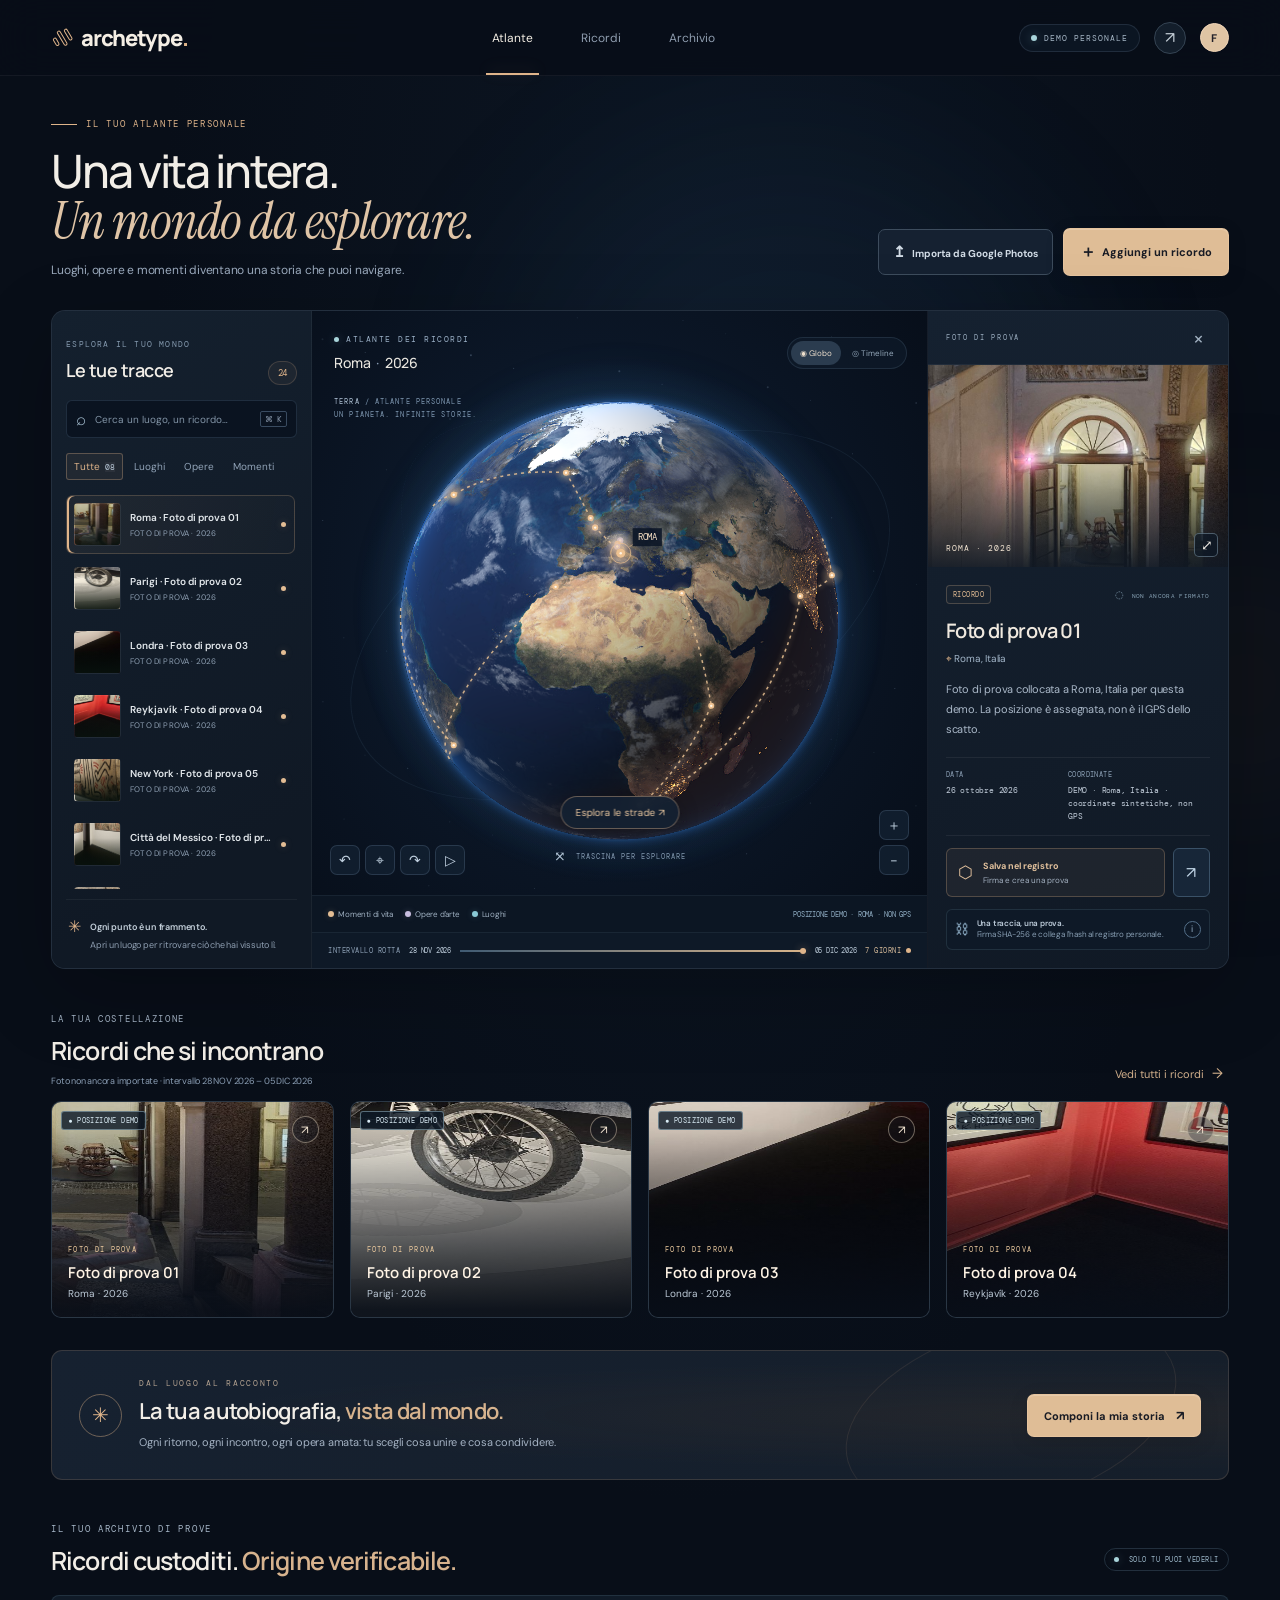
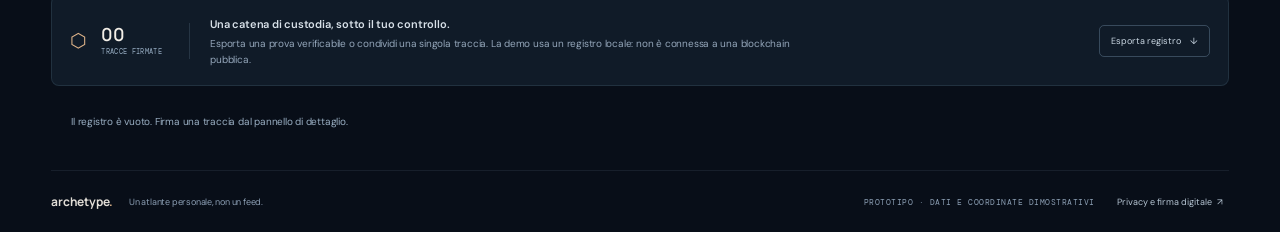
<file: index.html>
<!doctype html>
<html lang="it">
  <head>
    <meta http-equiv="refresh" content="0; url=experience.html" />
    <script>window.location.replace("experience.html");</script>
    <meta charset="utf-8" />
    <meta name="viewport" content="width=device-width, initial-scale=1" />
    <meta name="theme-color" content="#101914" />
    <meta name="description" content="Archetype — prototipo di diario spazio-temporale personale." />
    <title>Archetype — La tua vita, nello spazio e nel tempo</title>
    <link rel="preconnect" href="https://fonts.googleapis.com" />
    <link rel="preconnect" href="https://fonts.gstatic.com" crossorigin />
    <link href="https://fonts.googleapis.com/css2?family=DM+Mono:wght@400;500&family=DM+Sans:wght@400;500;600;700&family=Manrope:wght@400;500;600;700;800&display=swap" rel="stylesheet" />
    <link rel="stylesheet" href="styles.css" />
    <style>
      .radial-panel{max-width:1390px;margin:20px auto 20px;overflow:hidden}.radial-content{display:grid;grid-template-columns:minmax(0,1fr) 220px;align-items:center;padding:0 22px 14px 10px}.radial-art{height:210px;position:relative;overflow:hidden;background:radial-gradient(ellipse at 50% 52%,#29372c 0,#1b261f 46%,transparent 76%)}.radial-art svg{position:absolute;width:100%;height:100%;inset:0;overflow:visible;transform:perspective(520px) rotateX(39deg) scale(1.1)}.spiral-track,.spiral-shadow{fill:none;stroke-linecap:round;stroke-linejoin:round}.spiral-track{stroke:#c3d1ab;stroke-width:2.4;filter:drop-shadow(0 0 5px #b8c99b70)}.spiral-shadow{stroke:#090f0b;stroke-width:6;opacity:.55}.spiral-node{stroke:#243126;stroke-width:2}.node-one{fill:#d9bf95}.node-two{fill:#9eb99d}.node-three{fill:#a99ec4}.node-four{fill:#a8c5d2}.spiral-origin{fill:#f1e8d4;filter:drop-shadow(0 0 4px #fff)}.radial-art svg text{fill:#aebba6;font:8px "DM Mono",monospace;letter-spacing:.7px}.radial-halo{position:absolute;left:50%;top:50%;transform:translate(-50%,-50%);border:1px solid #aabe9517;border-radius:50%;width:120px;height:80px}.halo-b{width:235px;height:140px}.radial-legend{display:grid;gap:13px;padding:15px 0 15px 20px;border-left:1px solid #2e3a30;color:#aab5a8;font-size:9px}.radial-legend>span{display:flex;align-items:center;gap:8px}.radial-dot{width:7px;height:7px;border-radius:50%;display:inline-block}.memory-dot{background:#d9bf95}.work-dot{background:#a99ec4}.explore-dot{background:#a8c5d2}.radial-formula{border-top:1px solid #344136;padding-top:15px;margin-top:2px}.radial-formula code,.radial-formula small{display:block}.radial-formula code{color:#d0dabb;font:11px "DM Mono",monospace}.radial-formula small{color:#7e8d7f;font-size:9px;margin-top:5px}@media(max-width:900px){.radial-panel{margin:20px 22px}.radial-content{grid-template-columns:1fr;padding:0 12px 14px}.radial-art{height:195px}.radial-legend{grid-template-columns:repeat(2,minmax(0,1fr));border-left:0;border-top:1px solid #2e3a30;padding:13px 0 0}.radial-formula{grid-column:1/-1;margin-top:0;padding-top:10px}}@media(max-width:600px){.radial-panel{margin:20px 14px}.radial-panel .panel-heading{align-items:flex-start;flex-direction:column;gap:10px}.radial-art{height:165px}.radial-legend{font-size:8px}}
    </style>
    <script src="app.js" defer></script>
  </head>
  <body>
    <div class="app-shell">
      <aside class="sidebar">
        <a class="brand" href="#overview" aria-label="Archetype, panoramica">
          <span class="brand-mark"><i></i><i></i><i></i></span>
          <span>archetype<span class="brand-period">.</span></span>
        </a>
        <div class="workspace-label">SPAZIO PERSONALE</div>
        <div class="profile"><div class="avatar">F</div><div><strong>Francesco B.</strong><small>Il mio archivio</small></div><span class="chevron">⌄</span></div>
        <div class="nav-label">ESPLORA</div>
        <nav class="main-nav" aria-label="Navigazione principale">
          <button class="nav-item active" data-view="overview"><span class="nav-icon">◉</span>Panoramica</button>
          <button class="nav-item" data-view="map"><span class="nav-icon">⌖</span>Mappa della vita</button>
          <button class="nav-item" data-view="timeline"><span class="nav-icon">◎</span>Spirale temporale</button>
          <button class="nav-item" data-view="story"><span class="nav-icon">▤</span>La mia storia</button>
          <button class="nav-item" data-view="archive"><span class="nav-icon">⬡</span>Archivio verificabile</button>
        </nav>
        <div class="nav-label domains-label">I TUOI ARCHETIPI</div>
        <nav class="domain-nav" aria-label="Filtra per ambito">
          <button data-domain="all" class="domain-link selected"><span class="domain-dot all-dot"></span>Tutti gli eventi</button>
          <button data-domain="personal"><span class="domain-dot personal-dot"></span>Personale</button>
          <button data-domain="professional"><span class="domain-dot professional-dot"></span>Professionale</button>
          <button data-domain="legal"><span class="domain-dot legal-dot"></span>Legale</button>
          <button data-domain="explore"><span class="domain-dot explore-dot"></span>Esplorazione</button>
        </nav>
        <div class="sidebar-bottom"><div class="privacy-badge"><span class="lock-icon">⌑</span><div><strong>I tuoi dati, tuoi.</strong><small>Demo privata · dati locali</small></div><span class="green-pulse"></span></div><button class="help-link" type="button">? <span>Come funziona Archetype</span></button></div>
      </aside>

      <main class="main-content">
        <header class="topbar"><div class="breadcrumbs"><span>Il mio spazio</span><b>/</b><span id="breadcrumb-current">Panoramica</span></div><div class="top-actions"><span class="prototype-chip"><span></span>PROTOTIPO</span><button class="icon-button" aria-label="Notifiche">♧</button><button class="top-avatar" aria-label="Profilo Francesco B.">F</button></div></header>
        <div class="page-content">
          <section class="welcome-row"><div><div class="eyebrow"><span class="eyebrow-line"></span>IL TUO ATLANTE PERSONALE</div><h1 id="page-title">La tua vita,<br /><em>nello spazio e nel tempo.</em></h1><p class="intro" id="page-intro">Ogni luogo lascia una traccia. Ogni traccia racconta qualcosa di te.</p></div><button id="new-event" class="primary-button"><span>＋</span> Registra un momento</button></section>

          <section class="metric-row" aria-label="Riepilogo archivio">
            <article class="metric-card"><div class="metric-top"><span>TRACCE RACCOLTE</span><span class="metric-symbol">◉</span></div><div class="metric-value" id="metric-events">24</div><div class="metric-note"><span class="tiny-green">↗</span> nel tuo archivio personale</div></article>
            <article class="metric-card"><div class="metric-top"><span>LUOGHI ATTRAVERSATI</span><span class="metric-symbol">⌖</span></div><div class="metric-value">08</div><div class="metric-note">in <strong>3 città</strong> nel tempo</div></article>
            <article class="metric-card"><div class="metric-top"><span>INTEGRITÀ VERIFICATA</span><span class="metric-symbol">⬡</span></div><div class="metric-value">100<span class="metric-percent">%</span></div><div class="metric-note"><span class="status-dot"></span>ancoraggi dimostrativi</div></article>
            <article class="metric-card highlight-metric"><div class="metric-top"><span>LA TUA STORIA</span><span class="metric-symbol">✳</span></div><div class="metric-value">In divenire<span class="metric-spark">↗</span></div><div class="metric-note">24 momenti, una prospettiva unica</div></article>
          </section>

          <section class="dashboard-grid">
            <article class="panel map-panel">
              <div class="panel-heading"><div><div class="eyebrow small-eyebrow">GEOGRAFIA DEI RICORDI</div><h2>La mappa della tua vita</h2></div><button class="text-link" data-open-view="map">Esplora la mappa <span>↗</span></button></div>
              <div class="map-wrap">
                <div class="map-grid"></div>
                <svg class="map-art" viewBox="0 0 760 400" role="img" aria-label="Mappa stilizzata dei luoghi visitati nell'Italia settentrionale e centrale">
                  <defs><linearGradient id="land" x1="0" y1="0" x2="1" y2="1"><stop stop-color="#26362c"/><stop offset="1" stop-color="#19261f"/></linearGradient><pattern id="contour" width="80" height="80" patternUnits="userSpaceOnUse"><path d="M0 42 Q20 10 42 42 T84 42 M-24 70 Q0 42 24 70 T72 70" fill="none" stroke="#3a5041" stroke-width=".7" opacity=".45"/></pattern></defs>
                  <path d="M40 35h680v330H40z" fill="url(#contour)" opacity=".45"/>
                  <path d="M117 70 187 56l44 24 60-15 31 26 62-13 31 18 68-19 42 23 43-4 37 24-16 36-31 9-10 28-31 9-15 31-39-9-22 15-12 32-33 4-22 31-33-8-17-24-29 3-28-18-39 5-23-22-37 10-19-20-31 5-17-30 20-34-12-22 10-33-17-25Z" fill="url(#land)" stroke="#536b58" stroke-width="1.5"/>
                  <path d="M150 96q45 25 90 0t95 2q42 24 81-3t89 8q42 23 91 9M132 150q47-17 80 9t77-4q51-26 87 8t87 4q38-9 79 18M159 215q44-21 78 3t79 2q45-14 80 19t68-3q38-26 70 0M193 278q46-18 78 6t74 4q39-19 68 1" fill="none" stroke="#526956" stroke-width="1" opacity=".65"/>
                  <path d="M264 106 Q351 134 431 117 T565 154 Q497 198 389 197 T300 264" fill="none" stroke="#c2a276" stroke-width="1.5" stroke-dasharray="3 7" opacity=".7"/>
                  <g class="map-point active-point" data-event="e1" transform="translate(388 178)"><circle r="18" class="point-glow"/><circle r="8" class="point-core"/><circle r="3" class="point-center"/></g>
                  <g class="map-point" data-event="e2" transform="translate(306 220)"><circle r="16" class="point-glow"/><circle r="7" class="point-core"/><circle r="2.5" class="point-center"/></g>
                  <g class="map-point" data-event="e3" transform="translate(519 131)"><circle r="16" class="point-glow"/><circle r="7" class="point-core"/><circle r="2.5" class="point-center"/></g>
                  <g class="map-point" data-event="e4" transform="translate(433 256)"><circle r="16" class="point-glow"/><circle r="7" class="point-core"/><circle r="2.5" class="point-center"/></g>
                  <text x="366" y="155">BOLOGNA</text><text x="281" y="243">FIRENZE</text><text x="499" y="111">VENEZIA</text><text x="415" y="279">ROMA</text><text x="67" y="345" class="map-caption">ITALIA · LUOGHI SIGNIFICATIVI</text>
                </svg>
                <div class="map-legend"><span><i class="legend-dot"></i>Momento registrato</span><span><i class="legend-path"></i>Percorso nel tempo</span></div>
              </div>
              <div class="map-footer"><div><span class="footer-pin">⌖</span><span id="selected-place">Bologna, Italia</span></div><span id="selected-coordinates">44.4949° N&nbsp;&nbsp; 11.3426° E</span></div>
            </article>

            <article class="panel moment-panel">
              <div class="panel-heading"><div><div class="eyebrow small-eyebrow">TRACCIA SELEZIONATA</div><h2 id="moment-heading">Un momento da ricordare</h2></div><button class="more-button" aria-label="Altre opzioni">···</button></div>
              <div class="moment-date"><span class="date-icon">▦</span><span id="moment-date">12 giugno 2025 · 10:42</span></div>
              <div class="moment-image"><div class="sun-disc"></div><div class="horizon horizon-back"></div><div class="horizon horizon-front"></div><div class="image-label"><span>✳</span> UN FRAMMENTO DI VITA</div></div>
              <div class="moment-body"><div class="moment-tags"><span class="tag tag-personal" id="moment-tag">PERSONALE</span><span class="verified-label"><span>✓</span> INTEGRITÀ VERIFICATA</span></div><p id="moment-description">Una mattina lenta sotto i portici. Il profumo del caffè, la luce che filtra tra le arcate — e la sensazione di essere esattamente dove dovrei essere.</p><div class="moment-meta"><span>ARCHETYPE ID</span><code id="moment-id">ARC-2025-0612-01</code><button class="copy-button" id="copy-id" aria-label="Copia ID">▢</button></div></div>
            </article>
          </section>

          <section class="panel journey-panel"><div class="panel-heading journey-heading"><div><div class="eyebrow small-eyebrow">TRACCE NEL TEMPO</div><h2>Una vita, una trama</h2><p class="panel-subtitle">Ogni punto è un momento. Insieme, disegnano il tuo percorso.</p></div><div class="journey-controls"><button class="period-button active" data-period="all">Tutto</button><button class="period-button" data-period="year">2025</button><button class="text-link" data-open-view="timeline">Apri spirale temporale <span>↗</span></button></div></div><div class="timeline-chart"><div class="chart-y-labels"><span>Presenza</span><span>Ritorno</span><span>Scoperta</span></div><div class="chart-area"><div class="chart-gridline g1"></div><div class="chart-gridline g2"></div><div class="chart-gridline g3"></div><svg class="journey-svg" viewBox="0 0 800 168" preserveAspectRatio="none" aria-label="Andamento dei momenti nel tempo"><defs><linearGradient id="chartFill" x1="0" y1="0" x2="0" y2="1"><stop offset="0" stop-color="#b8c9a3" stop-opacity=".25"/><stop offset="1" stop-color="#b8c9a3" stop-opacity="0"/></linearGradient></defs><path d="M0 137 C38 118 52 130 88 115 S136 130 160 95 S206 99 235 104 S273 87 301 89 S339 43 369 69 S411 89 439 61 S476 83 500 57 S548 74 574 48 S619 72 649 42 S700 63 727 34 S771 48 800 12 L800 168 L0 168Z" fill="url(#chartFill)"/><path d="M0 137 C38 118 52 130 88 115 S136 130 160 95 S206 99 235 104 S273 87 301 89 S339 43 369 69 S411 89 439 61 S476 83 500 57 S548 74 574 48 S619 72 649 42 S700 63 727 34 S771 48 800 12" fill="none" stroke="#bacaa5" stroke-width="2" vector-effect="non-scaling-stroke"/><g class="chart-points"><circle cx="160" cy="95" r="4"/><circle cx="301" cy="89" r="4"/><circle cx="369" cy="69" r="5"/><circle cx="500" cy="57" r="4"/><circle cx="649" cy="42" r="4"/><circle cx="727" cy="34" r="4"/></g></svg><button class="chart-tooltip" data-event="e1"><span>12 GIU 2025</span><strong>Un momento da ricordare</strong><i>↗</i></button><div class="chart-x-labels"><span>GEN</span><span>FEB</span><span>MAR</span><span>APR</span><span>MAG</span><span>GIU</span><span>LUG</span><span>AGO</span><span>SET</span><span>OTT</span><span>NOV</span><span>DIC</span></div></div></div></section>

          <section class="bottom-grid"><article class="panel recent-panel"><div class="panel-heading"><div><div class="eyebrow small-eyebrow">ULTIME TRACCE</div><h2>Momenti che contano</h2></div><button class="text-link" data-open-view="archive">Tutto l'archivio <span>↗</span></button></div><div class="event-list" id="event-list"></div></article><article class="story-card"><div class="story-orbit orbit-one"></div><div class="story-orbit orbit-two"></div><div class="story-star">✳</div><div class="eyebrow small-eyebrow">AUTOBIOGRAFIA IN DIVENIRE</div><h2>La tua storia<br />non è un feed.<br /><em>È una costellazione.</em></h2><p>Riguarda i tuoi luoghi, riconosci i tuoi ritmi, ritrova i fili che collegano i momenti.</p><button class="story-button" data-open-view="story">Ricomponi la mia storia <span>→</span></button><div class="story-footnote">SOLO TU SCEGLI COSA RICORDARE</div></article></section>
          <footer class="page-footer"><span><b>archetype.</b> Il tempo prende forma.</span><span>Prototipo interattivo · dati dimostrativi</span><button id="privacy-info">Come proteggiamo le tue tracce <span>↗</span></button></footer>
        </div>
          <section class="panel radial-panel"><div class="panel-heading journey-heading"><div><div class="eyebrow small-eyebrow">GEOMETRIA DEL TEMPO</div><h2>La spirale dei ritorni</h2><p class="panel-subtitle">Il tempo si allarga dal centro: ogni giro porta con sé un luogo, un gesto, una versione di te.</p></div><button class="text-link" data-open-view="story">Dai forma al racconto <span>↗</span></button></div><div class="radial-content"><div class="radial-art"><div class="radial-halo halo-a"></div><div class="radial-halo halo-b"></div><svg viewBox="0 0 620 230" role="img" aria-label="Spirale temporale dimostrativa: il percorso si allarga con il passare dei mesi"><path class="spiral-shadow" d="M307 116 C300 110 304 99 314 100 C328 101 335 116 327 127 C315 143 290 137 285 119 C278 93 299 77 324 82 C355 88 365 122 348 145 C326 174 281 167 267 136 C247 93 279 53 321 57 C372 61 396 113 371 157 C342 206 271 200 245 152 C214 92 260 29 321 31 C392 32 428 105 394 168 C354 235 258 232 222 169 C179 89 240 4 321 5 C411 4 459 99 417 179 C367 263 246 262 198 184 C145 86 219 -19 321 -20" transform="translate(0 12)"/><path class="spiral-track" d="M307 116 C300 110 304 99 314 100 C328 101 335 116 327 127 C315 143 290 137 285 119 C278 93 299 77 324 82 C355 88 365 122 348 145 C326 174 281 167 267 136 C247 93 279 53 321 57 C372 61 396 113 371 157 C342 206 271 200 245 152 C214 92 260 29 321 31 C392 32 428 105 394 168 C354 235 258 232 222 169 C179 89 240 4 321 5 C411 4 459 99 417 179 C367 263 246 262 198 184 C145 86 219 -19 321 -20"/><circle class="spiral-node node-one" cx="314" cy="100" r="5"/><circle class="spiral-node node-two" cx="285" cy="119" r="4"/><circle class="spiral-node node-three" cx="371" cy="157" r="4"/><circle class="spiral-node node-four" cx="245" cy="152" r="4"/><circle class="spiral-origin" cx="307" cy="116" r="3"/><text x="328" y="96">GIU ‘25</text><text x="246" y="116">MAR ‘25</text><text x="382" y="158">RITORNO</text><text x="189" y="155">SCOPERTA</text><text x="296" y="133">ORA</text></svg></div><div class="radial-legend"><span><i class="radial-dot memory-dot"></i>Ricordo personale</span><span><i class="radial-dot work-dot"></i>Esperienza professionale</span><span><i class="radial-dot explore-dot"></i>Nuovo luogo</span><div class="radial-formula"><code>R(t) = R₀ + k · Δt</code><small>tempo che diventa spazio</small></div></div></div></section>
  </main>
    </div>

    <dialog id="event-dialog" class="event-dialog"><form id="event-form" method="dialog"><div class="dialog-top"><div><div class="eyebrow small-eyebrow">NUOVA TRACCIA</div><h2>Registra un momento</h2></div><button type="button" class="dialog-close" aria-label="Chiudi">×</button></div><p class="dialog-intro">Un luogo, un istante, ciò che vuoi ricordare. I campi sono dimostrativi: nulla viene inviato o salvato.</p><label>Che cosa vuoi ricordare?<input name="title" required maxlength="72" placeholder="Es. La prima volta che…" /></label><div class="form-row"><label>Luogo<input name="place" required placeholder="Città, Paese" /></label><label>Ambito<select name="domain"><option value="personal">Personale</option><option value="professional">Professionale</option><option value="legal">Legale</option><option value="explore">Esplorazione</option></select></label></div><label>La traccia<textarea name="description" rows="3" maxlength="260" placeholder="Che cosa rende speciale questo momento?" required></textarea></label><div class="privacy-note"><span>⌑</span><div><strong>Il ricordo resta tuo.</strong><small>Questa demo crea una scheda locale e un file .archtype di esempio.</small></div></div><div class="dialog-actions"><button type="button" class="secondary-button dialog-close">Annulla</button><button class="primary-button" type="submit">Crea la traccia <span>→</span></button></div></form></dialog>

    <dialog id="info-dialog" class="event-dialog info-dialog"><button type="button" class="dialog-close info-close" aria-label="Chiudi">×</button><div class="eyebrow small-eyebrow">IL PRINCIPIO ARCHETYPE</div><h2>Una traccia verificabile.<br /><em>Una storia che scegli tu.</em></h2><p>Nel concept, ogni file <code>.archtype</code> unisce identità, istante, coordinate e un payload contestuale. Il contenuto viene riassunto con SHA-256; ancoraggi aggregati (Merkle Root) possono attestare l'integrità senza pubblicare ogni evento.</p><div class="info-steps"><div><b>01</b><span>Registra un evento con timestamp e luogo.</span></div><div><b>02</b><span>Verifica l'integrità del dato e conserva la prova.</span></div><div><b>03</b><span>Visualizza luoghi e ritorni nel tempo.</span></div><div><b>04</b><span>Seleziona i ricordi che diventano racconto.</span></div></div><p class="demo-warning">Questo prototipo non usa GPS, non scrive su blockchain e non carica dati personali: le tracce precompilate sono esempi.</p></dialog>
    <div class="toast" id="toast" role="status" aria-live="polite"></div>
  </body>
</html>
</file>
<file: styles.css>
:root{color-scheme:dark;--bg:#101713;--panel:#17211b;--panel-2:#1b2820;--line:#29372e;--text:#eef0e8;--muted:#89958a;--soft:#bac4b7;--sage:#bfd0a9;--sage-deep:#8da77c;--gold:#d4b184;--mono:"DM Mono",monospace;--sans:"DM Sans",sans-serif;--display:Manrope,"DM Sans",sans-serif}*{box-sizing:border-box}html{scroll-behavior:smooth}body{margin:0;background:var(--bg);color:var(--text);font:14px var(--sans);letter-spacing:-.01em}button,input,select,textarea{font:inherit}button{color:inherit}.app-shell{min-height:100vh}.sidebar{width:248px;position:fixed;inset:0 auto 0 0;background:#131b16;border-right:1px solid #26332a;padding:27px 17px 18px;display:flex;flex-direction:column;z-index:5}.brand{display:flex;align-items:center;gap:10px;color:#f1f2e9;text-decoration:none;font:800 20px var(--display);letter-spacing:-1.2px;margin:1px 0 38px 5px}.brand-period{color:#b8c9a3}.brand-mark{width:22px;height:22px;display:flex;align-items:center;justify-content:center;gap:2px;transform:rotate(-32deg)}.brand-mark i{display:block;width:4px;border:1px solid #bac9a7;border-radius:8px;transform:skewY(-22deg)}.brand-mark i:nth-child(1){height:10px}.brand-mark i:nth-child(2){height:17px}.brand-mark i:nth-child(3){height:13px}.workspace-label,.nav-label{font:10px var(--mono);letter-spacing:1px;color:#748176;padding:0 9px}.workspace-label{margin-bottom:12px}.profile{display:flex;align-items:center;gap:10px;padding:9px;background:#1b261f;border:1px solid #29372e;border-radius:8px;margin:0 0 31px}.avatar,.top-avatar{background:#8b9c79;color:#172019;border-radius:50%;display:grid;place-items:center;font-weight:700}.avatar{height:30px;width:30px;font-size:12px}.profile strong,.profile small,.privacy-badge strong,.privacy-badge small{display:block}.profile strong{font-size:12px;font-weight:600}.profile small{color:var(--muted);font-size:11px;margin-top:3px}.chevron{margin-left:auto;color:#9aa699;font-size:17px}.nav-label{margin:0 0 9px}.main-nav,.domain-nav{display:grid;gap:3px}.nav-item,.domain-link{display:flex;align-items:center;gap:11px;text-align:left;background:transparent;border:0;border-radius:6px;color:#a7b0a6;cursor:pointer;transition:.18s}.nav-item{padding:10px 11px;font-size:12px}.nav-item:hover,.domain-link:hover{background:#202c24;color:#e6eadf}.nav-item.active{color:#e4ebda;background:#253329;box-shadow:inset 2px 0 #b8c9a3}.nav-icon{width:16px;text-align:center;color:#aebe9f;font-size:17px}.domains-label{margin-top:32px}.domain-link{padding:8px 11px;font-size:12px}.domain-link.selected{color:#e5e9df}.domain-dot{width:7px;height:7px;border-radius:50%;background:#81947b}.all-dot{background:#c9d5b8}.personal-dot{background:#c2a276}.professional-dot{background:#90b5a0}.legal-dot{background:#a99ec4}.explore-dot{background:#a3b6c9}.sidebar-bottom{margin-top:auto}.privacy-badge{display:flex;align-items:center;gap:10px;padding:12px 10px;border:1px solid #304237;background:#18251d;border-radius:7px;position:relative}.lock-icon{font-size:18px;color:#baccab}.privacy-badge strong{font-size:11px;font-weight:600}.privacy-badge small{color:#809084;font-size:10px;margin-top:4px}.green-pulse{margin-left:auto;width:6px;height:6px;background:#a3c48b;border-radius:50%;box-shadow:0 0 9px #a3c48b}.help-link{margin:14px 4px 0;border:0;background:none;color:#92a096;display:flex;gap:9px;align-items:center;font-size:11px;cursor:pointer}.main-content{margin-left:248px;min-height:100vh}.topbar{height:63px;border-bottom:1px solid #253129;display:flex;align-items:center;justify-content:space-between;padding:0 44px}.breadcrumbs{font-size:11px;color:#829084;display:flex;align-items:center;gap:11px}.breadcrumbs b{color:#4f5c51;font-weight:400}.breadcrumbs span:last-child{color:#d2d8ce}.top-actions{display:flex;align-items:center;gap:15px}.prototype-chip{color:#a2b694;letter-spacing:1px;font:9px var(--mono);border:1px solid #40513f;border-radius:20px;padding:6px 9px;display:flex;align-items:center;gap:7px}.prototype-chip span{height:5px;width:5px;border-radius:50%;background:#b6c89d}.icon-button{background:transparent;border:0;color:#a6afa5;font-size:19px;cursor:pointer}.top-avatar{width:27px;height:27px;border:1px solid #485748;font-size:11px}.page-content{max-width:1390px;margin:0 auto;padding:38px 44px 23px}.welcome-row{display:flex;align-items:flex-end;justify-content:space-between;gap:24px;margin:0 0 26px}.eyebrow{font:10px var(--mono);letter-spacing:1.25px;color:#a8b79b;display:flex;align-items:center;gap:9px}.eyebrow-line{height:1px;width:18px;background:#adbd9b}.welcome-row h1{font:600 clamp(30px,3vw,42px)/1.12 var(--display);letter-spacing:-2px;margin:12px 0 9px}.welcome-row h1 em,.story-card h2 em,.info-dialog h2 em{font-style:normal;color:#b7c69f}.intro{color:#96a195;margin:0;font-size:13px}.primary-button{background:#c1cdaa;color:#172018;border:0;border-radius:5px;font-weight:700;font-size:12px;padding:12px 15px;cursor:pointer;transition:background .2s,transform .2s;white-space:nowrap}.primary-button:hover{background:#d3dfbe;transform:translateY(-1px)}.primary-button span{font-size:16px;vertical-align:-1px;margin-right:2px}.metric-row{display:grid;grid-template-columns:repeat(4,minmax(0,1fr));gap:12px;margin-bottom:18px}.metric-card{background:#17211b;border:1px solid #2a372e;border-radius:7px;padding:15px 16px 13px;min-height:101px}.metric-top{display:flex;justify-content:space-between;align-items:center;color:#8e9a8e;font:9px var(--mono);letter-spacing:.65px}.metric-symbol{color:#aebc9e;font-size:16px}.metric-value{font:600 24px var(--display);letter-spacing:-1px;margin-top:11px}.metric-note{font-size:10px;color:#829084;margin-top:4px}.metric-note strong{font-weight:600;color:#bac5b5}.tiny-green{color:#b9cb9f;margin-right:4px}.status-dot{display:inline-block;width:5px;height:5px;border-radius:50%;background:#a8c293;margin:0 5px 1px 0}.highlight-metric{background:linear-gradient(115deg,#1c2a20,#1c2720);border-color:#344438}.highlight-metric .metric-value{font-size:20px;color:#d2ddc3}.metric-spark{font-size:14px;margin-left:7px;color:#acbf91}.dashboard-grid{display:grid;grid-template-columns:minmax(0,1.48fr) minmax(280px,.92fr);gap:14px;margin-bottom:15px}.panel{background:var(--panel);border:1px solid #2a372e;border-radius:7px}.map-panel,.moment-panel{min-width:0}.panel-heading{display:flex;align-items:center;justify-content:space-between;padding:17px 18px 12px}.small-eyebrow{font-size:9px;color:#92a08f;letter-spacing:1px}.panel h2{font:600 16px var(--display);letter-spacing:-.4px;margin:5px 0 0}.text-link{background:none;border:0;color:#acbd9c;font-size:10px;cursor:pointer;white-space:nowrap}.text-link span{font-size:13px;margin-left:3px}.text-link:hover{color:#d3dfbe}.map-wrap{height:260px;position:relative;overflow:hidden;background:radial-gradient(ellipse at 53% 49%,#202d23 0,#17211b 72%)}.map-grid{position:absolute;inset:0;background-image:linear-gradient(#80927a0c 1px,transparent 1px),linear-gradient(90deg,#80927a0c 1px,transparent 1px);background-size:34px 34px;mask-image:linear-gradient(transparent,#000 15%,#000 85%,transparent)}.map-art{position:absolute;width:100%;height:100%;inset:0}.map-art text{fill:#92a18f;font:9px var(--mono);letter-spacing:1px}.map-art text.map-caption{fill:#68786a;font-size:8px;letter-spacing:.8px}.map-point{cursor:pointer}.point-glow{fill:#c1cdaa;opacity:.13;transition:r .25s,opacity .25s}.point-core{fill:#aebe98;stroke:#e2e8d2;stroke-width:1}.point-center{fill:#334633}.map-point:hover .point-glow,.map-point.active-point .point-glow{r:22;opacity:.22}.map-point.active-point .point-core{fill:#d4bd96}.map-legend{position:absolute;bottom:12px;left:18px;display:flex;gap:15px;color:#849184;font-size:9px}.legend-dot{display:inline-block;width:6px;height:6px;border-radius:50%;background:#c8d3b4;margin-right:5px}.legend-path{display:inline-block;width:15px;border-top:1px dashed #c2a276;margin:0 5px 2px 0}.map-footer{border-top:1px solid #29362d;display:flex;justify-content:space-between;align-items:center;padding:10px 17px;color:#bcc7ba;font-size:10px}.map-footer>span{color:#859287;font:9px var(--mono)}.footer-pin{color:#bdcda9;font-size:15px;margin-right:7px;vertical-align:-1px}.moment-panel .panel-heading{padding-bottom:11px}.more-button{border:0;background:transparent;color:#98a397;font-size:20px;letter-spacing:2px;cursor:pointer}.moment-date{padding:0 18px 10px;display:flex;align-items:center;gap:8px;color:#a5b0a3;font-size:10px}.date-icon{font-size:14px;color:#b1c09e}.moment-image{height:107px;position:relative;overflow:hidden;background:linear-gradient(180deg,#314037,#65705c 55%,#948465 56%,#6d604a);}.sun-disc{position:absolute;width:58px;height:58px;border-radius:50%;background:#d0ad78;right:22%;top:13px;box-shadow:0 0 34px #d5b17c6b}.horizon{position:absolute;bottom:0;left:-4%;width:110%;height:46px;background:#435446;clip-path:polygon(0 52%,12% 30%,25% 44%,38% 15%,49% 42%,59% 28%,72% 49%,86% 16%,100% 35%,100% 100%,0 100%)}.horizon-front{height:27px;background:#293b30;clip-path:polygon(0 32%,20% 58%,34% 30%,51% 65%,69% 25%,83% 58%,100% 35%,100% 100%,0 100%)}.image-label{position:absolute;bottom:9px;left:12px;color:#ebeadc;font:8px var(--mono);letter-spacing:.7px;text-shadow:0 1px 5px #111}.image-label span{color:#d2bd94;margin-right:4px}.moment-body{padding:12px 17px 12px}.moment-tags{display:flex;align-items:center;gap:10px}.tag{font:8px var(--mono);letter-spacing:.65px;border:1px solid #665743;color:#d8bb8e;border-radius:3px;padding:4px 6px}.tag-professional{color:#a8c7af;border-color:#3e6050}.tag-legal{color:#c2b5dc;border-color:#574a70}.tag-explore{color:#a9c7dc;border-color:#3f5d6e}.verified-label{font:8px var(--mono);letter-spacing:.4px;color:#95ad87}.verified-label span{font-size:10px;margin-right:3px}.moment-body p{font-size:11px;line-height:1.6;color:#c5ccc0;margin:10px 0 12px;min-height:53px}.moment-meta{display:flex;align-items:center;gap:7px;border-top:1px solid #2a372e;padding-top:9px;color:#78877a;font:8px var(--mono);letter-spacing:.4px}.moment-meta code{color:#a9b5a5;font:9px var(--mono)}.copy-button{margin-left:auto;background:none;border:0;color:#90a08f;cursor:pointer}.journey-panel{padding-bottom:4px;margin-bottom:15px}.journey-heading{align-items:flex-end}.panel-subtitle{color:#859184;font-size:10px;margin:5px 0 0}.journey-controls{display:flex;align-items:center;gap:5px}.period-button{border:1px solid transparent;background:none;color:#869284;border-radius:4px;font-size:9px;padding:6px 8px;cursor:pointer}.period-button.active{background:#2b392e;color:#d7dfce;border-color:#405143}.journey-controls .text-link{margin-left:10px}.timeline-chart{display:flex;padding:3px 20px 12px 14px;height:155px}.chart-y-labels{width:53px;display:flex;flex-direction:column;justify-content:space-between;padding:8px 0 20px;color:#778579;font-size:8px}.chart-area{position:relative;flex:1}.chart-gridline{position:absolute;left:0;right:0;border-top:1px dashed #344137}.g1{top:16%}.g2{top:50%}.g3{top:84%}.journey-svg{position:absolute;inset:0 0 17px;width:100%;height:calc(100% - 17px);overflow:visible}.chart-points circle{fill:#d2dcbf;stroke:#718868;stroke-width:1.5;cursor:pointer}.chart-points circle:hover{r:7}.chart-x-labels{position:absolute;left:0;right:0;bottom:0;display:flex;justify-content:space-between;color:#718074;font:8px var(--mono)}.chart-tooltip{display:none;position:absolute;left:44%;top:0;transform:translateX(-50%);padding:8px 24px 8px 9px;background:#26342a;border:1px solid #52654d;border-radius:4px;text-align:left;cursor:pointer}.chart-tooltip.show{display:block}.chart-tooltip span,.chart-tooltip strong{display:block}.chart-tooltip span{font:8px var(--mono);color:#aaba9e}.chart-tooltip strong{font-size:9px;font-weight:500;margin-top:3px}.chart-tooltip i{position:absolute;right:7px;top:11px;color:#b9caa5;font-style:normal}.bottom-grid{display:grid;grid-template-columns:minmax(0,1.45fr) minmax(250px,.8fr);gap:14px;margin-bottom:20px}.recent-panel{min-width:0}.recent-panel .panel-heading{padding-bottom:10px}.event-list{padding:0 16px 6px}.event-row{width:100%;display:grid;grid-template-columns:35px minmax(0,1fr) auto;align-items:center;gap:10px;background:none;border:0;border-top:1px solid #29362d;padding:9px 1px;text-align:left;cursor:pointer}.event-row:hover .event-row-title{color:#d8e3ca}.event-icon{width:32px;height:32px;border-radius:5px;background:#27332b;display:grid;place-items:center;color:#c0cda8;font-size:14px}.event-row-main{min-width:0}.event-row-title{font-size:10px;color:#d8ddd2;white-space:nowrap;overflow:hidden;text-overflow:ellipsis}.event-row-meta{color:#829084;font-size:9px;margin-top:4px}.event-row-side{text-align:right}.event-row-date{font:8px var(--mono);color:#899589}.event-row-domain{font:8px var(--mono);margin-top:5px;color:#b9c99e}.story-card{border:1px solid #394638;border-radius:7px;position:relative;overflow:hidden;padding:18px 18px 14px;background:radial-gradient(ellipse at 95% 2%,#3b4836 0,#253128 39%,#1b261f 76%)}.story-card h2{position:relative;z-index:1;font:500 22px/1.25 var(--display);letter-spacing:-.8px;margin:13px 0 10px}.story-card p{position:relative;z-index:1;color:#a6b09f;font-size:10px;line-height:1.55;max-width:250px;margin:0 0 14px}.story-button{position:relative;z-index:1;border:1px solid #718166;border-radius:4px;background:#b9c9a8;color:#1b241c;padding:9px 11px;font-size:10px;font-weight:700;cursor:pointer}.story-button span{font-size:15px;margin-left:7px;vertical-align:-1px}.story-footnote{position:relative;z-index:1;color:#84917d;font:8px var(--mono);letter-spacing:.7px;margin-top:15px}.story-orbit{position:absolute;border:1px solid #aabe9535;border-radius:50%;right:-50px;top:-45px;width:200px;height:200px}.orbit-two{width:130px;height:130px;right:-16px;top:-10px;border-color:#aabe952c}.story-star{position:absolute;right:46px;top:44px;color:#c8d4ac;font-size:17px}.page-footer{border-top:1px solid #253129;padding:14px 0 0;display:flex;align-items:center;gap:20px;color:#738075;font-size:9px}.page-footer b{color:#aebba5;font:700 10px var(--display)}.page-footer>span:nth-child(2){margin-right:auto}.page-footer button{border:0;background:none;color:#91a087;font-size:9px;cursor:pointer}.page-footer button span{margin-left:4px}.event-dialog{width:min(510px,calc(100% - 28px));border:1px solid #405042;border-radius:9px;background:#17211b;color:var(--text);padding:0;box-shadow:0 28px 100px #0009}.event-dialog::backdrop{background:#08100bc9;backdrop-filter:blur(5px)}.event-dialog form{padding:25px}.dialog-top{display:flex;justify-content:space-between;align-items:flex-start}.dialog-top h2,.info-dialog h2{font:600 24px var(--display);letter-spacing:-.8px;margin:6px 0 0}.dialog-close{border:0;background:none;color:#9daa9e;font-size:24px;cursor:pointer}.dialog-intro{color:#9ba79a;font-size:11px;line-height:1.6;margin:12px 0 20px}.event-dialog label{display:block;font-size:10px;color:#b7c1b4;margin:12px 0}.event-dialog input,.event-dialog select,.event-dialog textarea{display:block;width:100%;margin-top:7px;background:#111a14;border:1px solid #354239;border-radius:4px;padding:10px;color:#edf0e8;outline:none;font-size:11px}.event-dialog input:focus,.event-dialog select:focus,.event-dialog textarea:focus{border-color:#91a77f;box-shadow:0 0 0 2px #91a77f2a}.event-dialog input::placeholder,.event-dialog textarea::placeholder{color:#667568}.form-row{display:grid;grid-template-columns:1fr 1fr;gap:12px}.privacy-note{display:flex;align-items:center;gap:10px;background:#202c23;border:1px solid #364638;border-radius:5px;padding:10px;margin-top:17px}.privacy-note>span{color:#bfd0a9;font-size:18px}.privacy-note strong,.privacy-note small{display:block}.privacy-note strong{font-size:10px}.privacy-note small{color:#829084;font-size:9px;margin-top:3px}.dialog-actions{display:flex;justify-content:flex-end;gap:9px;margin-top:20px}.secondary-button{border:1px solid #465348;border-radius:4px;background:transparent;color:#c4cdc0;padding:10px 13px;font-size:11px;cursor:pointer}.info-dialog{padding:30px;position:relative}.info-close{position:absolute;right:20px;top:16px}.info-dialog h2{font-size:25px;margin:11px 0}.info-dialog>p{color:#aab4a7;line-height:1.75;font-size:11px}.info-dialog code{color:#d3dcbf;font:10px var(--mono)}.info-steps{display:grid;gap:0;margin:20px 0}.info-steps div{display:flex;align-items:center;gap:14px;padding:12px 0;border-top:1px solid #2d3a30;color:#c3ccc0;font-size:11px}.info-steps b{font:10px var(--mono);color:#aabe9b}.demo-warning{border-left:2px solid #c1a776;padding:8px 10px;background:#28271e;color:#c8bb9d!important}.toast{position:fixed;bottom:25px;left:50%;transform:translate(-50%,20px);background:#d3dfbe;color:#172019;border-radius:5px;padding:10px 15px;font-size:11px;font-weight:600;opacity:0;pointer-events:none;transition:.25s;z-index:20}.toast.show{opacity:1;transform:translate(-50%,0)}body[data-view="story"] .story-card{box-shadow:0 0 0 1px #90a875}body[data-view="map"] .map-panel,body[data-view="timeline"] .journey-panel,body[data-view="archive"] .recent-panel{box-shadow:0 0 0 1px #90a875}@media(max-width:1120px){.sidebar{width:220px}.main-content{margin-left:220px}.topbar{padding:0 28px}.page-content{padding:30px 28px}.dashboard-grid{grid-template-columns:minmax(0,1.2fr) minmax(270px,.9fr)}.moment-body p{font-size:10px}.bottom-grid{grid-template-columns:minmax(0,1.25fr) minmax(230px,.8fr)}}@media(max-width:900px){.sidebar{width:66px;padding:22px 9px}.brand{margin:3px auto 35px}.brand>span:last-child,.workspace-label,.profile,.nav-label,.nav-item:not(.active)::after,.nav-item{font-size:0}.main-nav{gap:7px}.nav-item{width:46px;height:42px;justify-content:center;padding:0}.nav-icon{font-size:18px}.nav-item.active{font-size:0}.domains-label,.domain-nav,.privacy-badge,.help-link span{display:none}.sidebar-bottom{display:flex;justify-content:center}.help-link{font-size:16px;margin:0}.main-content{margin-left:66px}.topbar{padding:0 22px}.page-content{padding:28px 22px}.metric-row{grid-template-columns:repeat(2,minmax(0,1fr))}.dashboard-grid{grid-template-columns:1fr}.map-wrap{height:250px}.moment-image{height:130px}.moment-body p{min-height:0}.bottom-grid{grid-template-columns:1fr 1fr}}@media(max-width:600px){.topbar{height:54px;padding:0 14px}.page-content{padding:24px 14px}.welcome-row{align-items:flex-start;flex-direction:column;margin-bottom:18px}.welcome-row h1{font-size:32px}.welcome-row .primary-button{align-self:flex-start}.metric-row{gap:8px}.metric-card{padding:12px;min-height:94px}.metric-value{font-size:21px}.dashboard-grid{gap:10px}.panel-heading{padding:14px 13px 10px}.map-wrap{height:220px}.map-footer{padding:9px 12px}.moment-body{padding:11px 13px}.journey-heading{align-items:flex-start;flex-direction:column;gap:11px}.journey-controls{width:100%;flex-wrap:wrap}.journey-controls .text-link{margin-left:auto}.bottom-grid{grid-template-columns:1fr}.story-card{min-height:260px}.page-footer{flex-wrap:wrap;gap:9px}.page-footer>span:nth-child(2){margin-right:0}.page-footer button{width:100%;text-align:left;padding:4px 0 0}.form-row{grid-template-columns:1fr;gap:0}}
</file>
